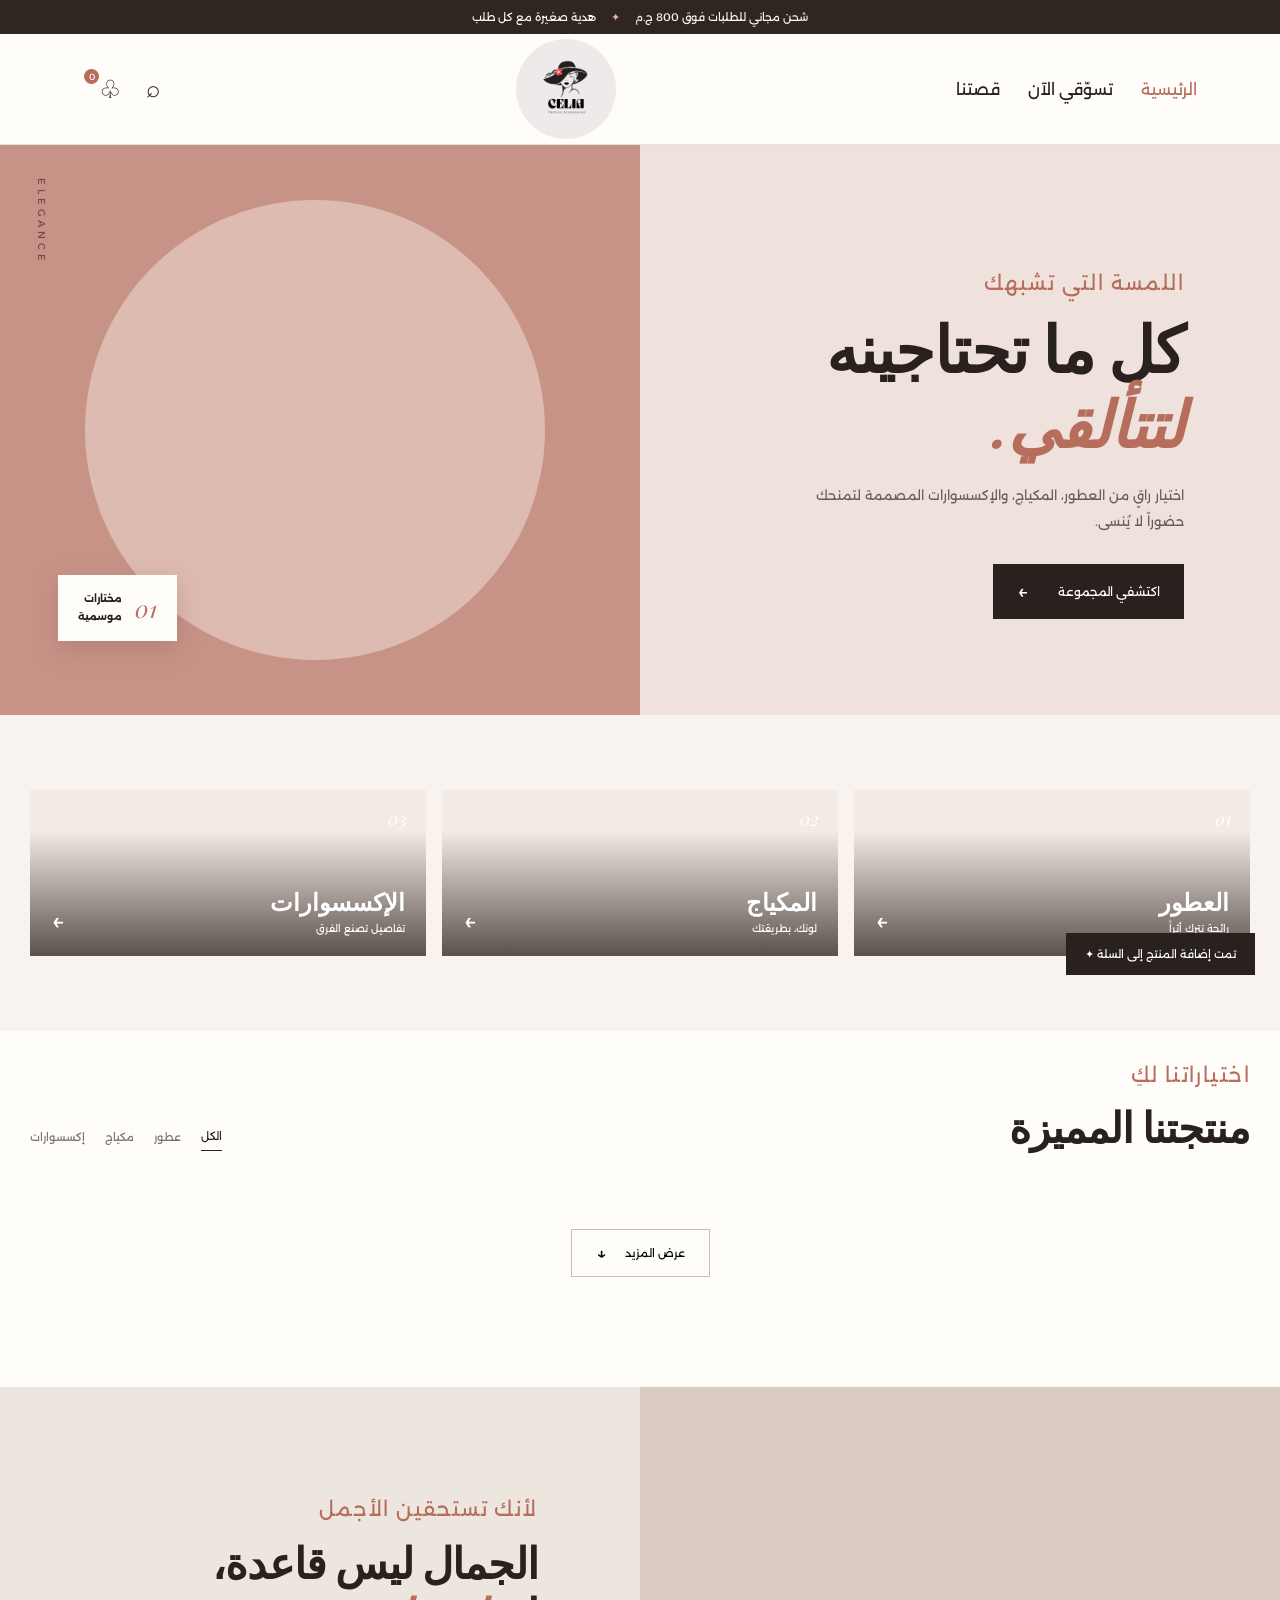
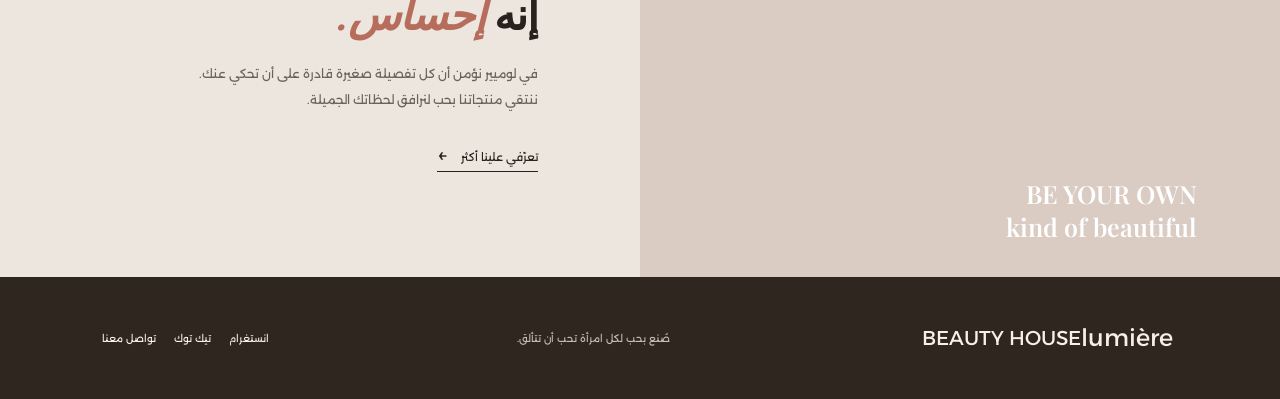
<file: celia.html>
<!doctype html>
<html lang="ar" dir="rtl">
  <head>
    <meta charset="UTF-8" />
    <meta name="viewport" content="width=device-width, initial-scale=1.0" />
    <title>لوميير | عطر الأناقة</title>
    <link rel="preconnect" href="https://fonts.googleapis.com" />
    <link rel="preconnect" href="https://fonts.gstatic.com" crossorigin />
    <link
      href="https://fonts.googleapis.com/css2?family=Alexandria:wght@400;500;600;700&family=Playfair+Display:ital,wght@0,600;0,700;1,600&display=swap"
      rel="stylesheet"
    />
    <link rel="stylesheet" href="style.css" />
  </head>
  <body>
    <div class="announcement">
      شحن مجاني للطلبات فوق 800 ج.م <span>✦</span> هدية صغيرة مع كل طلب
    </div>
    <header class="header">
      <button class="mobile-menu">☰</button>
      <nav class="main-nav">
        <a href="#home" class="active">الرئيسية</a
        ><a href="#products">تسوّقي الآن</a><a href="#about">قصتنا</a>
      </nav>
      <a href="#home" class="brand"
        ><img id="brandLogo" src="Black Red Minimalist Illustrated Women Fashion Accessory Boutique Logo.png" alt=""></a
      >
      <div class="header-actions">
        <button class="icon-btn" id="searchBtn">⌕</button
        ><button class="icon-btn bag" id="cartBtn">
          ♧<b id="cartCount">0</b>
        </button>
      </div>
    </header>
    <main id="home">
      <section class="hero">
        <div class="hero-content">
          <p class="eyebrow">اللمسة التي تشبهك</p>
          <h1>كل ما تحتاجينه<br /><em>لتتألقي.</em></h1>
          <p class="hero-text">
            اختيار راقٍ من العطور، المكياج، والإكسسوارات المصممة لتمنحك حضوراً
            لا يُنسى.
          </p>
          <a class="primary-btn" href="#products"
            >اكتشفي المجموعة <span>←</span></a
          >
        </div>
        <div class="hero-visual">
          <div class="sun-disc"></div>
          <div class="hero-photo"></div>
          <div class="floating-note">
            <span>01</span><b>مختارات<br />موسمية</b>
          </div>
          <p class="vertical-word">ELEGANCE</p>
        </div>
      </section>
      <section class="categories">
        <a href="#products" data-category="عطور" class="category-card perfume"
          ><span class="cat-number">01</span>
          <div>
            <h3>العطور</h3>
            <p>رائحة تترك أثراً</p>
          </div>
          <span class="arrow">←</span></a
        ><a href="#products" data-category="مكياج" class="category-card makeup"
          ><span class="cat-number">02</span>
          <div>
            <h3>المكياج</h3>
            <p>لونك، بطريقتك</p>
          </div>
          <span class="arrow">←</span></a
        ><a
          href="#products"
          data-category="إكسسوارات"
          class="category-card accessory"
          ><span class="cat-number">03</span>
          <div>
            <h3>الإكسسوارات</h3>
            <p>تفاصيل تصنع الفرق</p>
          </div>
          <span class="arrow">←</span></a
        >
      </section>
      <section class="products-section" id="products">
        <div class="section-head">
          <div>
            <p class="eyebrow">اختياراتنا لكِ</p>
            <h2>منتجتنا المميزة</h2>
          </div>
          <div class="filters">
            <button class="filter active" data-filter="الكل">الكل</button
            ><button class="filter" data-filter="عطور">عطور</button
            ><button class="filter" data-filter="مكياج">مكياج</button
            ><button class="filter" data-filter="إكسسوارات">إكسسوارات</button>
          </div>
        </div>
        <div class="product-grid" id="productGrid"></div>
        <button class="outline-btn" id="showMore">
          عرض المزيد <span>↓</span>
        </button>
      </section>
      <section class="story" id="about">
        <div class="story-image">
          <div class="story-photo"></div>
          <span>BE YOUR OWN<br />kind of beautiful</span>
        </div>
        <div class="story-copy">
          <p class="eyebrow">لأنك تستحقين الأجمل</p>
          <h2>الجمال ليس قاعدة،<br />إنه <em>إحساس.</em></h2>
          <p>
            في لوميير نؤمن أن كل تفصيلة صغيرة قادرة على أن تحكي عنك. ننتقي
            منتجاتنا بحب لنرافق لحظاتك الجميلة.
          </p>
          <a href="#products" class="text-link"
            >تعرّفي علينا أكثر <span>←</span></a
          >
        </div>
      </section>
    </main>
    <footer>
      <div class="brand"><span>lumière</span><small>BEAUTY HOUSE</small></div>
      <p>صُنع بحب لكل امرأة تحب أن تتألق.</p>
      <div class="footer-links">
        <a href="#">انستغرام</a><a href="#">تيك توك</a
        ><a href="#">تواصل معنا</a>
      </div>
    </footer>
    <aside class="cart-panel" id="cartPanel">
      <div class="cart-head">
        <div>
          <p class="eyebrow">مشترياتك</p>
          <h2>سلة التسوق</h2>
        </div>
        <button class="close-btn" id="closeCart">×</button>
      </div>
      <div id="cartItems" class="cart-items"></div>
      <div class="cart-footer">
        <div class="total">
          <span>الإجمالي</span><strong id="totalPrice">0 ج.م</strong>
        </div>
        <button class="primary-btn checkout-btn" id="checkoutBtn">
          إتمام الطلب <span>←</span>
        </button>
      </div>
    </aside>
    <div class="overlay" id="overlay"></div>
    <section class="orders-page" id="ordersPage">
      <div class="order-top">
        <button id="backToStore">← العودة للمتجر</button
        ><a class="brand"><span>lumière</span><small>BEAUTY HOUSE</small></a>
      </div>
      <div class="orders-wrap">
        <p class="eyebrow">شكراً لاختيارك لوميير</p>
        <h1>طلباتي</h1>
        <div id="orderContent"></div>
      </div>
    </section>
    <div class="toast" id="toast">تمت إضافة المنتج إلى السلة ✦</div>
    <script src="code.js"></script>
        <script src="pro.js"></script>

  </body>
</html>
</file>
<file: style.css>
:root {
  --ink: #29211d;
  --muted: #7b716a;
  --paper: #fffdf9;
  --clay: #b76d5c;
  --line: #e8dfd9;
  --serif: "Playfair Display", serif;
  --arabic: "Alexandria", sans-serif;
}
* {
  box-sizing: border-box;
}
html {
  scroll-behavior: smooth;
}
body {
  margin: 0;
  background: var(--paper);
  color: var(--ink);
  font-family: var(--arabic);
  font-size: 24px;
}
.announcement {
  background: #302620;
  color: #fff8ef;
  text-align: center;
  padding: 10px;
  font-size: 11px;
}
.announcement span {
  color: #e7b6ad;
  margin: 0 12px;
}
.header {
 display: flex;
 justify-content:space-between ;
  align-items: center;
  text-align: center;
  padding: 0 6.5%;
  border-bottom: 1px solid var(--line);
  position: relative;
  background: var(--paper);
  z-index: 5;
}
.main-nav,
.header-actions {
  display: flex;
  gap: 28px;
  align-items: center;
}
.main-nav a,
.footer-links a {
  text-decoration: none;
  color: var(--ink);
  font-size: 16px;;
  }

#brandLogo {
    width: 100px;
    height: 100px;
    border-radius: 50%;

}
.main-nav .active {
  color: var(--clay);
}
.header-actions {
  justify-content: flex-end;
  margin: 10px;;
  gap: 13px;
  font-size: 30px;
}
.brand {
  text-decoration: none;
  color: var(--ink);
  display: flex;
  align-items: center;
  margin: 5px;
  line-height: 1;
}
.icon-btn,
.close-btn,
.mobile-menu {
  border: 0;
  background: transparent;
  cursor: pointer;
  color: var(--ink);
  font-size: 24px;
  line-height: 1;
}
/* finish nav */


.bag {
  position: relative;
  font-size: 25px;
}
.bag b {
  position: absolute;
  background: var(--clay);
  color: #fff;
  border-radius: 50%;
  font: 9px var(--arabic);
  width: 15px;
  height: 15px;
  display: grid;
  place-items: center;
  top: -7px;
  left: -9px;
}
.mobile-menu {
  display: none;
}
.hero {
  min-height: 570px;
  display: grid;
  grid-template-columns: 1fr 1fr;
  background: #efe1db;
  overflow: hidden;
}
.hero-content {
  padding: 100px 15% 70px 17%;
  display: flex;
  align-items: flex-start;
  justify-content: center;
  flex-direction: column;
}
.eyebrow {
  font-size: 20px;
  color: var(--clay);
  letter-spacing: 1.4px;
  margin: 0 0 15px;
}
.hero h1,
.section-head h2,
.story h2,
.orders-wrap h1 {
  font: 600 clamp(42px, 5vw, 71px)/1.17 var(--serif);
  letter-spacing: -1px;
  margin: 0;
}
.hero h1 em,
.section-head h2 em,
.story h2 em {
  color: var(--clay);
  font-weight: 600;
}
.hero-text {
  color: #695f59;
  line-height: 2;
  max-width: 380px;
  font-size: 13px;
  margin: 23px 0 30px;
}
.primary-btn {
  background: var(--ink);
  color: #fff;
  text-decoration: none;
  border: none;
  cursor: pointer;
  padding: 16px 24px;
  font: 12px var(--arabic);
  display: inline-flex;
  align-items: center;
  gap: 30px;
  transition: 0.25s;
}
.primary-btn:hover {
  background: var(--clay);
  transform: translateY(-2px);
}
.primary-btn span {
  font-size: 19px;
}
.hero-visual {
  position: relative;
  min-height: 570px;
  background: #c89387;
  overflow: hidden;
}
.sun-disc {
  position: absolute;
  background: #ddbbb1;
  width: 460px;
  height: 460px;
  border-radius: 50%;
  top: 55px;
  right: calc(50% - 225px);
}
.hero-photo {
  position: absolute;
  width: 54%;
  height: 80%;
  bottom: 0;
  right: 22%;
  background: url("https://images.unsplash.com/photo-1522335789203-aabd1fc54bc9?auto=format&fit=crop&w=900&q=85")
    center/cover;
  filter: saturate(0.75) contrast(0.95);
}
.floating-note {
  position: absolute;
  background: var(--paper);
  padding: 15px 20px;
  left: 9%;
  bottom: 13%;
  display: flex;
  gap: 13px;
  align-items: center;
  box-shadow: 0 8px 25px #7d4d4540;
}
.floating-note span {
  font: italic 24px var(--serif);
  color: var(--clay);
}
.floating-note b {
  font-size: 10px;
  line-height: 1.8;
}
.vertical-word {
  position: absolute;
  left: 25px;
  top: 33px;
  writing-mode: vertical-rl;
  letter-spacing: 4px;
  font: 10px var(--arabic);
  color: #724e47;
}
.categories {
  max-width: 100%;
  margin: 0 1o;
  padding: 75px 30px;
  display: grid;
  grid-template-columns: repeat(3, 1fr);
  gap: 16px;
  background: #f8f3ee;
}
.category-card {
  height: 166px;
  display: flex;
  align-items: flex-end;
  padding: 21px;
  text-decoration: none;
  color: var(--ink);
  position: relative;
  overflow: hidden;
  background-size: cover;
  background-position: center;
  isolation: isolate;
}
.category-card:before {
  content: "";
  inset: 0;
  position: absolute;
  background: linear-gradient(0deg, #251b18bd, transparent 75%);
  z-index: -1;
}
.category-card:after {
  content: "";
  inset: 0;
  position: absolute;
  background: #eee3dc90;
  mix-blend-mode: color;
  z-index: -1;
}
.perfume {
  background-image: url("https://images.unsplash.com/photo-1541643600914-78b084683601?auto=format&fit=crop&w=700&q=80");
}
.makeup {
  background-image: url("https://images.unsplash.com/photo-1512496015851-a90fb38ba796?auto=format&fit=crop&w=700&q=80");
}
.accessory {
  background-image: url("https://images.unsplash.com/photo-1617038220319-276d3cfab638?auto=format&fit=crop&w=700&q=80");
}
.cat-number {
  position: absolute;
  top: 17px;
  right: 19px;
  color: #fff;
  font: italic 18px var(--serif);
}
.category-card h3,
.category-card p {
  color: white;
  margin: 0;
}
.category-card h3 {
  font: 600 24px var(--serif);
}
.category-card p {
  font-size: 10px;
  margin-top: 5px;
}
.arrow {
  margin-right: auto;
  color: white;
  font-size: 23px;
}
.products-section {
  max-width: 100%;
  margin: auto;
  padding: 32px 30px 110px;
}
.section-head {
  display: flex;
  align-items: end;
  justify-content: space-between;
  margin-bottom: 36px;
}
.section-head h2 {
  font-size: 42px;
}
.filters {
  display: flex;
  gap: 20px;
}
.filter {
  border: 0;
  background: none;
  font: 11px var(--arabic);
  color: var(--muted);
  padding: 7px 0;
  cursor: pointer;
}
.filter.active {
  color: var(--ink);
  border-bottom: 1px solid var(--ink);
}
.product-grid {
  display: grid;
  grid-template-columns: repeat(4, 1fr);
  gap: 18px;
}
.product-card {
  position: relative;
  animation: appear 0.35s ease both;
  z-index: 1;
  transition: z-index 0s linear 0.2s;
}
.product-card:hover {
  z-index: 3;
}
.product-image {
  height: 290px;
  background-size: cover;
  background-position: center;
  position: relative;
  background-color: #f3eae6;
  overflow: visible;
  transform-origin: center center;
  transition: transform 0.32s ease, box-shadow 0.32s ease, filter 0.32s ease;
}
.product-card:hover .product-image {
  transform: scale(2.1);
  box-shadow: 0 18px 30px rgba(41, 33, 29, 0.18);
  filter: saturate(1.06);
}
.product-image img {
  width: 100%;
  height: 100%;
  object-fit: cover;
}
.tag {
  position: absolute;
  right: 10px;
  top: 10px;
  background: var(--paper);
  font-size: 9px;
  padding: 6px 9px;
}
.add-product {
  position: absolute;
  bottom: 11px;
  left: 11px;
  width: 37px;
  height: 37px;
  border: none;
  background: var(--paper);
  font-size: 22px;
  cursor: pointer;
  opacity: 0;
  transform: translateY(5px);
  transition: 0.2s;
}
.product-card:hover .add-product {
  opacity: 1;
  transform: none;
}
.product-info {
  padding: 13px 1px;
}
.product-info h3 {
  font-size: 12px;
  margin: 0 0 8px;
  font-weight: 600;
}
.product-info p {
  margin: 0;
  color: var(--clay);
  font-size: 11px;
}
.outline-btn {
  display: flex;
  margin: 42px auto 0;
  padding: 13px 24px;
  background: transparent;
  border: 1px solid #c8bdb5;
  cursor: pointer;
  font: 11px var(--arabic);
  gap: 19px;
  align-items: center;
}
.outline-btn span {
  font-size: 17px;
}
.story {
  display: grid;
  grid-template-columns: 1fr 1fr;
  background: #ede6de;
  min-height: 490px;
}
.story-image {
  position: relative;
  min-height: 490px;
}
.story-photo {
  position: absolute;
  inset: 0;
  background: url("https://images.unsplash.com/photo-1525507119028-ed4c629a60a3?auto=format&fit=crop&w=1000&q=85")
    center/cover;
  filter: saturate(0.55);
}
.story-image:after {
  content: "";
  position: absolute;
  inset: 0;
  background: #92665e35;
}
.story-image span {
  position: absolute;
  color: white;
  bottom: 34px;
  right: 13%;
  z-index: 1;
  font: 600 25px/1.3 var(--serif);
}
.story-copy {
  padding: 80px 16%;
  align-self: center;
}
.story-copy h2 {
  font-size: 43px;
}
.story-copy > p:not(.eyebrow) {
  max-width: 370px;
  color: #6c625b;
  line-height: 2.2;
  font-size: 12px;
  margin: 24px 0;
}
.text-link {
  color: var(--ink);
  font-size: 11px;
  text-decoration: none;
  border-bottom: 1px solid var(--ink);
  padding-bottom: 7px;
}
.text-link span {
  margin-right: 10px;
  font-size: 18px;
}
footer {
  padding: 44px 8%;
  display: flex;
  align-items: center;
  justify-content: space-between;
  background: #302620;
  color: #f8efe8;
}
footer .brand {
  color: #f8efe8;
}
footer p {
  font-size: 10px;
  color: #cabdb4;
}
.footer-links {
  display: flex;
  gap: 18px;
}
.footer-links a {
  color: #f8efe8;
  font-size: 10px;
}
.overlay {
  opacity: 0;
  visibility: hidden;
  position: fixed;
  inset: 0;
  background: #2117135c;
  z-index: 9;
  transition: 0.25s;
}
.overlay.open {
  opacity: 1;
  visibility: visible;
}
.cart-panel {
  position: fixed;
  z-index: 10;
  width: min(440px, 100%);
  height: 100dvh;
  background: var(--paper);
  left: 0;
  top: 0;
  transform: translateX(-101%);
  transition: 0.35s;
  padding: 30px;
  display: flex;
  flex-direction: column;
}
.cart-panel.open {
  transform: none;
}
.cart-head {
  display: flex;
  align-items: flex-start;
  justify-content: space-between;
  border-bottom: 1px solid var(--line);
  padding-bottom: 20px;
}
.cart-head h2 {
  font: 600 28px var(--serif);
  margin: 0;
}
.cart-items {
  flex: 1;
  overflow: auto;
  padding: 12px 0;
}
.empty-cart {
  text-align: center;
  color: var(--muted);
  padding: 90px 0;
  font-size: 13px;
  line-height: 2;
}
.empty-cart small {
  font-size: 10px;
}
.cart-item {
  display: grid;
  grid-template-columns: 72px 1fr auto;
  gap: 13px;
  padding: 12px 0;
  border-bottom: 1px solid var(--line);
  align-items: center;
}
.cart-item img {
  width: 72px;
  height: 75px;
  object-fit: cover;
}
.cart-item h4 {
  margin: 0 0 8px;
  font-size: 11px;
}
.cart-item p {
  margin: 0;
  font-size: 10px;
  color: var(--clay);
}
.remove-item {
  border: 0;
  background: transparent;
  color: var(--muted);
  cursor: pointer;
}
.cart-footer {
  border-top: 1px solid var(--line);
  padding-top: 18px;
}
.total {
  display: flex;
  justify-content: space-between;
  margin-bottom: 16px;
  font-size: 12px;
}
.total strong {
  font-size: 14px;
}
.checkout-btn {
  width: 100%;
  justify-content: space-between;
}
.orders-page {
  display: none;
  min-height: 100vh;
  background: #f8f3ee;
}
.orders-page.visible {
  display: block;
}
.order-top {
  height: 86px;
  background: var(--paper);
  display: flex;
  align-items: center;
  justify-content: space-between;
  padding: 0 8%;
  border-bottom: 1px solid var(--line);
}
.order-top button {
  border: 0;
  background: none;
  cursor: pointer;
  font: 11px var(--arabic);
  color: var(--ink);
}
.orders-wrap {
  max-width: 850px;
  margin: auto;
  padding: 80px 25px;
}
.orders-wrap h1 {
  font-size: 52px;
  margin-bottom: 32px;
}
.success-card,
.order-card {
  background: #fff;
  padding: 28px;
  margin-bottom: 18px;
  border: 1px solid var(--line);
}
.success-card h2 {
  font: 600 27px var(--serif);
  margin: 0 0 10px;
}
.success-card p {
  font-size: 12px;
  line-height: 2;
  color: var(--muted);
}
.order-card-head {
  display: flex;
  justify-content: space-between;
  border-bottom: 1px solid var(--line);
  padding-bottom: 14px;
  margin-bottom: 10px;
}
.order-card-head b {
  font-size: 12px;
}
.order-card-head span {
  color: #5d8064;
  background: #eff6ed;
  padding: 4px 9px;
  font-size: 9px;
}
.order-line {
  display: flex;
  justify-content: space-between;
  padding: 10px 0;
  font-size: 11px;
}
.order-total {
  display: flex;
  justify-content: space-between;
  border-top: 1px solid var(--line);
  padding-top: 16px;
  margin-top: 8px;
  font-size: 12px;
}
.toast {
  position: fixed;
  bottom: 25px;
  right: 25px;
  background: var(--ink);
  color: white;
  padding: 14px 19px;
  font-size: 11px;
  z-index: 30;
  transform: translateY(100px);
  transition: 0.3s;
}
.toast.show {
  transform: none;
}
.admin-body {
  min-height: 100vh;
  background: #f8f3ee;
  font-size: 16px;
}
.admin-page {
  width: min(620px, calc(100% - 32px));
  margin: 0 auto;
  padding: 48px 0 80px;
}
.admin-back,
.text-button {
  color: var(--ink);
  font: 12px var(--arabic);
}
.admin-back { display: inline-block; margin-bottom: 20px; }
.admin-card {
  background: #fff;
  border: 1px solid var(--line);
  padding: clamp(24px, 6vw, 44px);
}
.admin-card h1 { font: 600 36px var(--serif); margin: 0 0 28px; }
.admin-card code { direction: ltr; }
.admin-heading { display: flex; align-items: flex-start; justify-content: space-between; gap: 16px; }
.text-button { border: 0; background: transparent; cursor: pointer; padding: 5px 0; }
.admin-form { display: grid; gap: 18px; }
.admin-form label { display: grid; gap: 8px; color: var(--ink); font-size: 12px; }
.admin-form input,
.admin-form select {
  width: 100%;
  padding: 13px;
  border: 1px solid #c8bdb5;
  border-radius: 0;
  background: #fff;
  color: var(--ink);
  font: 14px var(--arabic);
}
.admin-form .primary-btn { justify-content: space-between; margin-top: 8px; }
.form-status { min-height: 20px; margin: 0; color: var(--clay); font-size: 12px; }
@keyframes appear {
  from {
    opacity: 0;
    transform: translateY(10px);
  }
  to {
    opacity: 1;
    transform: none;
  }
}
@media (max-width: 700px) {
  .header {
    height: 70px;
    padding: 0 5%;
    grid-template-columns: 1fr auto 1fr;
  }
  .main-nav {
    display: none;
  }
  .main-nav.open {
    display: flex;
    position: absolute;
    top: calc(100% + 1px);
    right: 0;
    left: 0;
    z-index: 20;
    flex-direction: column;
    align-items: stretch;
    gap: 0;
    padding: 10px 5%;
    background: var(--paper);
    border-bottom: 1px solid var(--line);
    box-shadow: 0 10px 20px #21171318;
  }
  .main-nav.open a {
    padding: 14px 0;
    border-bottom: 1px solid var(--line);
  }
  .main-nav.open a:last-child {
    border-bottom: 0;
  }
  #brandLogo {
    width: 70px;
    height: 70px;
  }
  .header-actions {
    margin: 0;
  }
  .bag {
    font-size: 22px;
  }
  .mobile-menu {
    display: block;
    font-size: 19px;
  }
  .hero {
    grid-template-columns: 1fr;
    min-height: auto;
  }
  .hero-content {
    padding: 70px 9% 58px;
  }
  .hero h1 {
    font-size: 48px;
  }
  .hero-visual {
    min-height: 400px;
    display: none;
  }
  .hero-photo {
    height: 85%;
    width: 60%;
    right: 20%;
  }
  .sun-disc {
    width: 340px;
    height: 340px;
    right: calc(50% - 170px);
    top: 30px;
  }
  .categories {
    grid-template-columns: 1fr;
    padding: 45px 20px;
    gap: 12px;
  }
  .category-card {
    height: 130px;
  }
  .products-section {
    padding: 15px 20px 65px;
  }
  .section-head {
    display: block;
  }
  .section-head h2 {
    font-size: 38px;
  }
  .filters {
    margin-top: 22px;
    gap: 17px;
  }
  .product-grid {
    grid-template-columns: repeat(2, 1fr);
    gap: 13px;
  }
  .product-image {
    height: 220px;
  }
  .add-product {
    opacity: 1;
    transform: none;
  }
  .story {
    grid-template-columns: 1fr;
  }
  .story-image {
    min-height: 380px;
  }
  .story-copy {
    padding: 60px 10%;
  }
  .story-copy h2 {
    font-size: 37px;
  }
  footer {
    padding: 35px 7%;
    display: block;
    text-align: center;
  }
  footer .brand {
    margin: auto;
  }
  footer p {
    margin: 20px 0;
  }
  .footer-links {
    justify-content: center;
  }
  .orders-wrap {
    padding: 55px 20px;
  }
  .orders-wrap h1 {
    font-size: 43px;
  }
}
</file>
